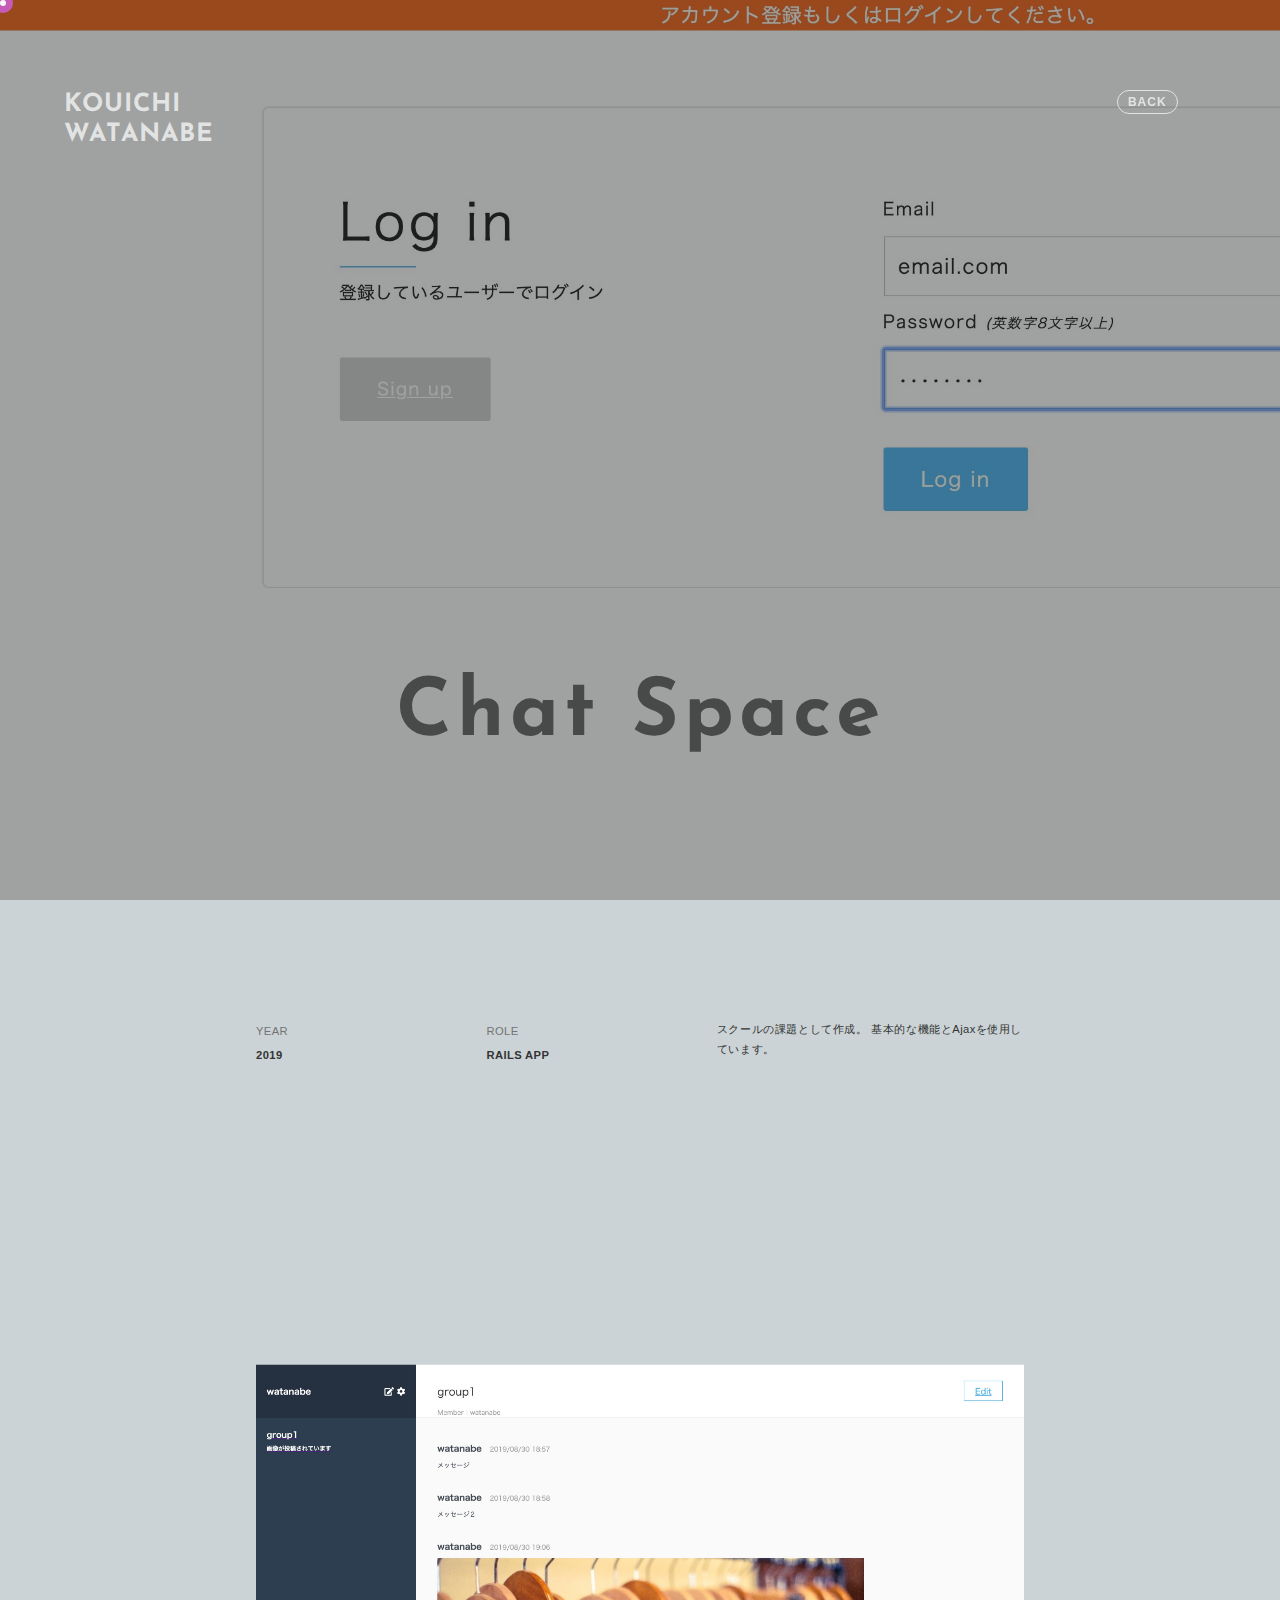
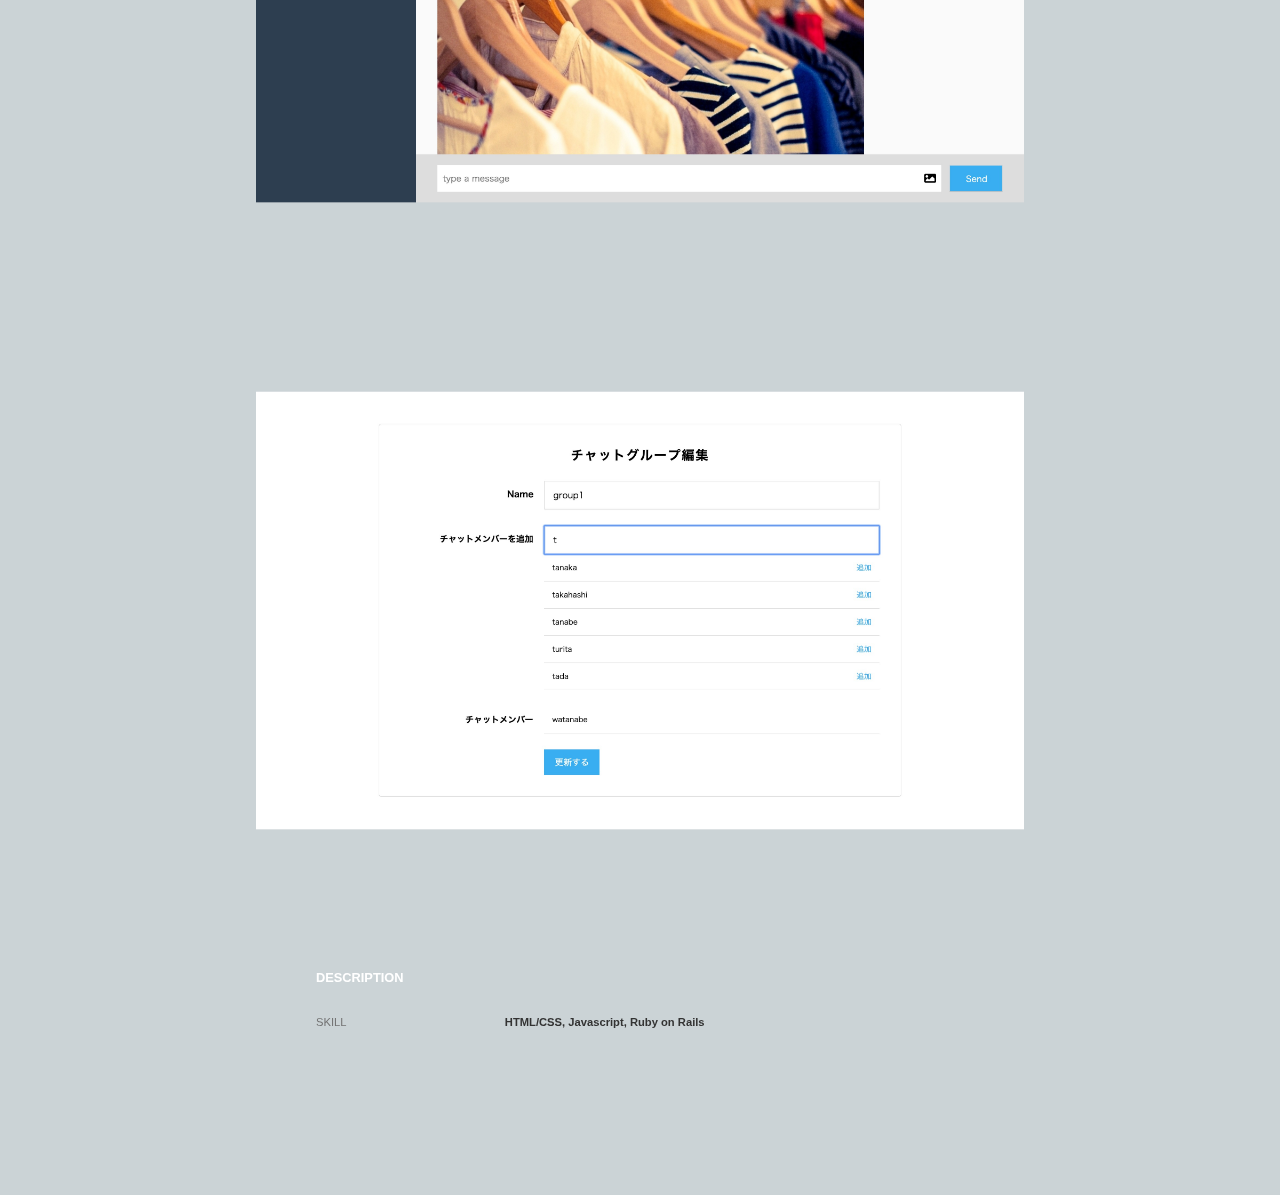
<file: chatspace.html>
<!DOCTYPE html>
<html lang="ja">
<head>
  <meta charset="UTF-8">
  <title>nabe</title>
  <link href="https://unpkg.com/aos@2.3.1/dist/aos.css" rel="stylesheet">
  <link href="https://fonts.googleapis.com/css?family=Leckerli+One" rel="stylesheet">
  <link href="https://fonts.googleapis.com/css?family=Kosugi+Maru|Josefin+Sans|Roboto+Mono&display=swap" rel="stylesheet">
  <link rel="stylesheet" href="https://use.fontawesome.com/releases/v5.5.0/css/all.css" integrity="sha384-B4dIYHKNBt8Bc12p+WXckhzcICo0wtJAoU8YZTY5qE0Id1GSseTk6S+L3BlXeVIU" crossorigin="anonymous">
  <link rel="stylesheet" href="css/reset.css">
  <link rel="stylesheet" href="css/style.min.css">
  <link rel="stylesheet" href="css/header.min.css">
  <link rel="stylesheet" href="css/footer.css">
  <link rel="stylesheet" href="css/loading.min.css">
  <link rel="stylesheet" href="css/app.min.css">
  <link rel="stylesheet" href="css/chat.min.css">
</head>
<body>
  <div class="loading">
    <div class="loader">Loading...</div>
  </div>

  <header class="header link">
    <div class="header-inner clearfix">
      <div class="header-right-content">
        <div class="home-btn">
          <a href="https://kouichi-nabe.github.io/index.html" class="link-btn">
            BACK
          </a>
        </div>
      </div>
    </div>
  </header>

  <main class="app-desc-wrapper">
    <section class="app-top">
      <div class="app-top__cover">
        <h2 class="Producer">KOUICHI</br>WATANABE</h2>
        <h1 class="app-name-chat">Chat Space</h1>
      </div>
      <div class="trans-cover clearfix">
        <div class="trans-cover__left"></div>
        <div class="trans-cover__right"></div>
      </div>
    </section>

    <section class="app-desc">
      <div class="app-desc__inner">
        <div class="app-desc__item">
          <ul>
            <li class="item-head">YEAR</li>
            <li class="item-content">2019</li>
          </ul>
        </div>
        <div class="app-desc__item">
          <ul>
            <li class="item-head">ROLE</li>
            <li class="item-content">RAILS APP</li>
          </ul>
        </div>
        <div class="app-desc__item desc-item">
          スクールの課題として作成。
          基本的な機能とAjaxを使用しています。
        </div>
      </div>
    </section>

    <section class="website-link">
    </section>

    <section class="app-images">
      <div class="app-image">
        <img src="images/chatspace-index.jpg" alt="questions-toppage" class="image">
      </div>
      <div class="app-image">
        <img src="images/chatspace-group.jpg" alt="questions-category" class="image">
      </div>
    </section>

    <section class="app-found">
      <div class="app-found__title">
        DESCRIPTION
      </div>
      <div class="app-found__item">
        <div class="app-found__item__left">SKILL</div>
        <div class="app-found__item__right">HTML/CSS, Javascript, Ruby on Rails</div>
      </div>
    </section>

  </main>

  <footer class="footer">
    <div class="footer-wrapper">
      <div class="footer-left">
        <p>KOUICHI WATANABE | <span>daiya.adgjmp@icloud.com</span></p>
      </div>
    </div>
  </footer>

  <div class="cursor"></div>
  <div class="cursor-follower"></div>

  <script src="//code.jquery.com/jquery-1.10.2.min.js"></script>
  <script src="js/TweenMax.min.js"></script>

  <script type="text/javascript" src="js/cursor.js"></script>
  <script type="text/javascript" src="js/app.js"></script>
  <script type="text/javascript" src="js/loading.js"></script>
</body>
</file>
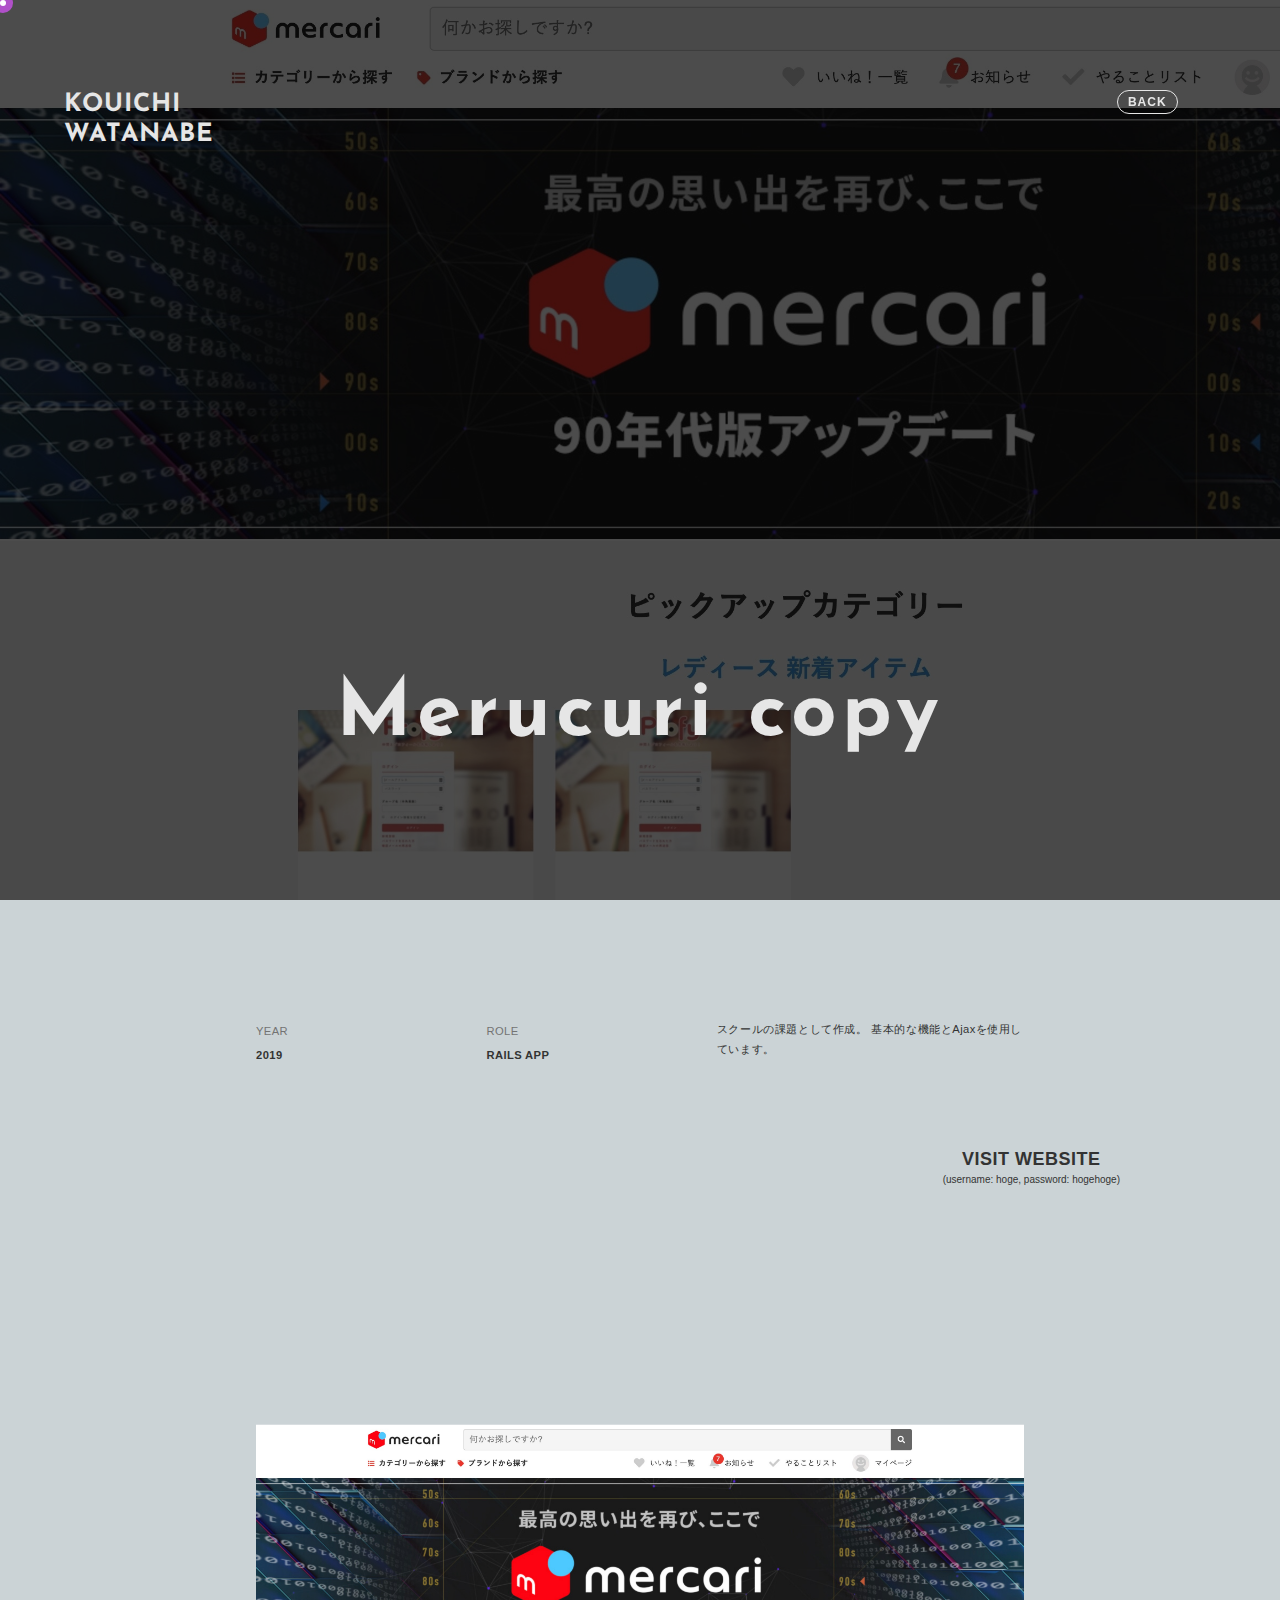
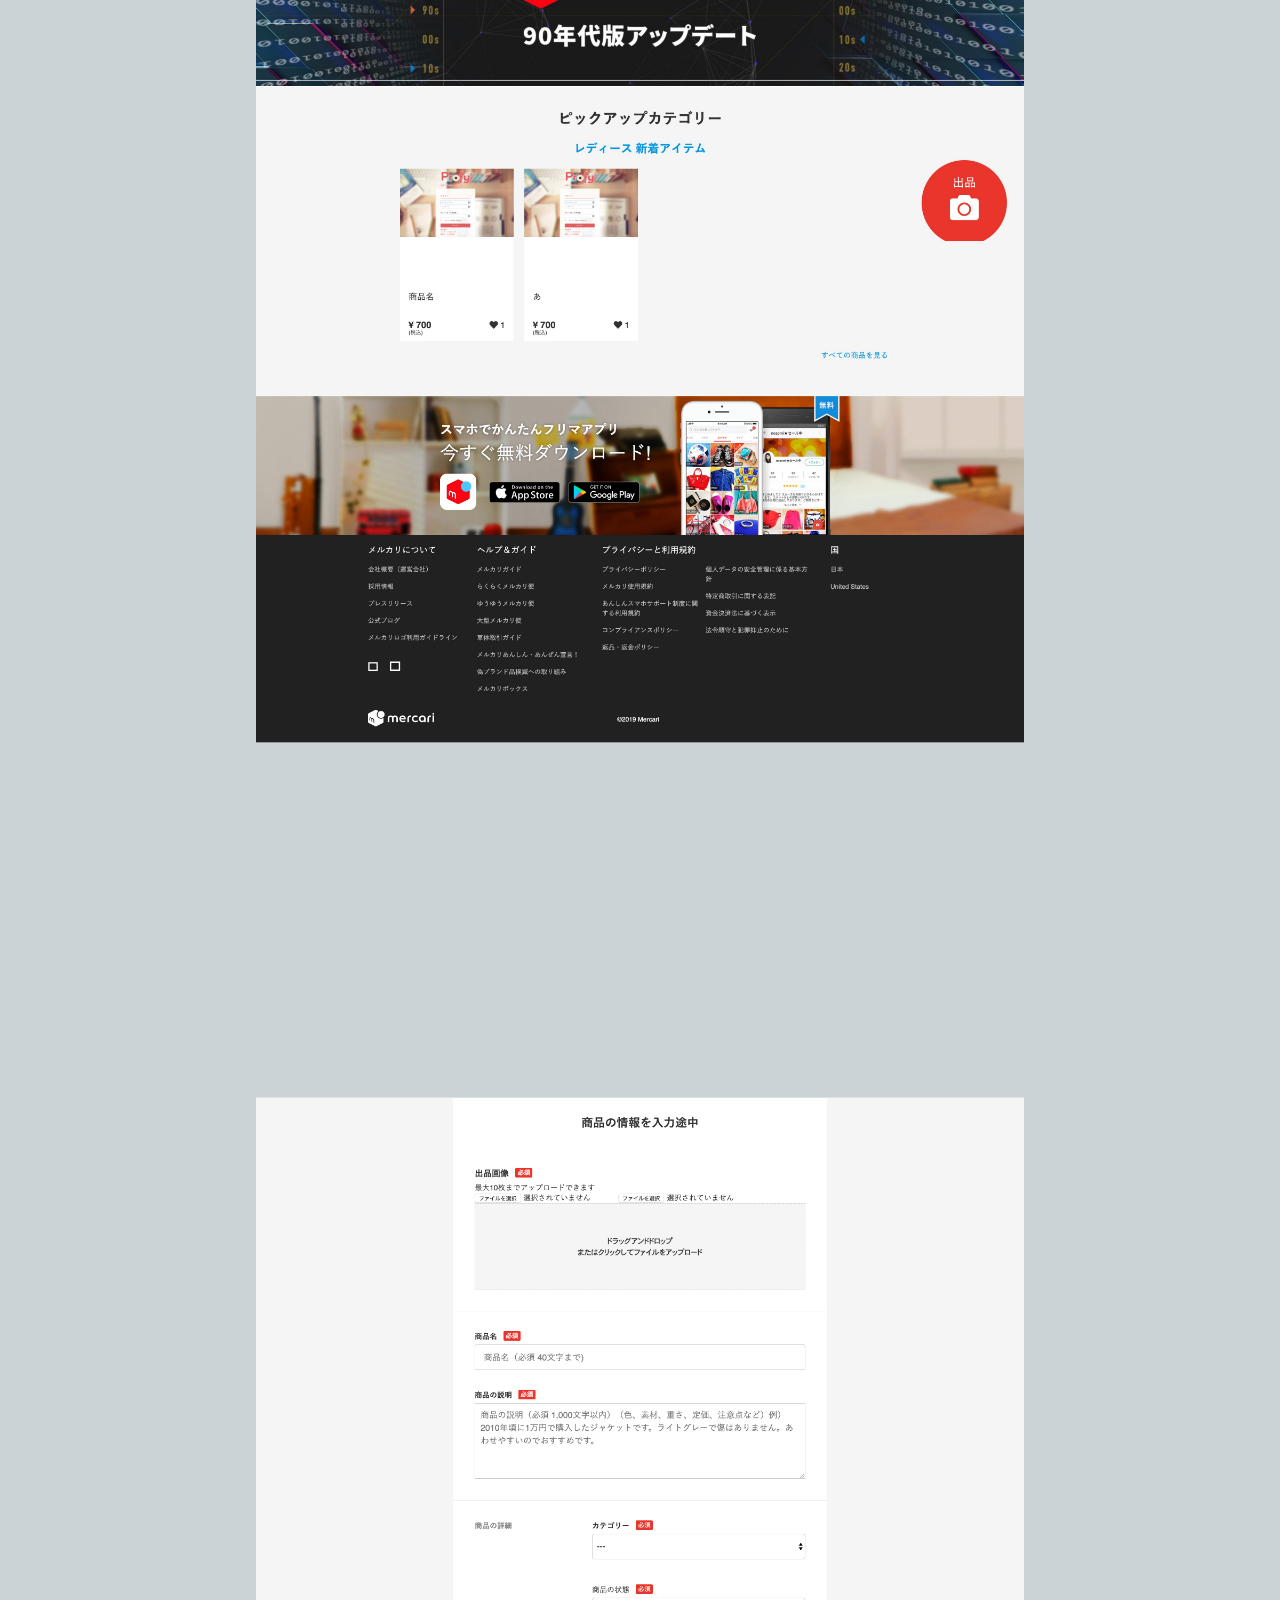
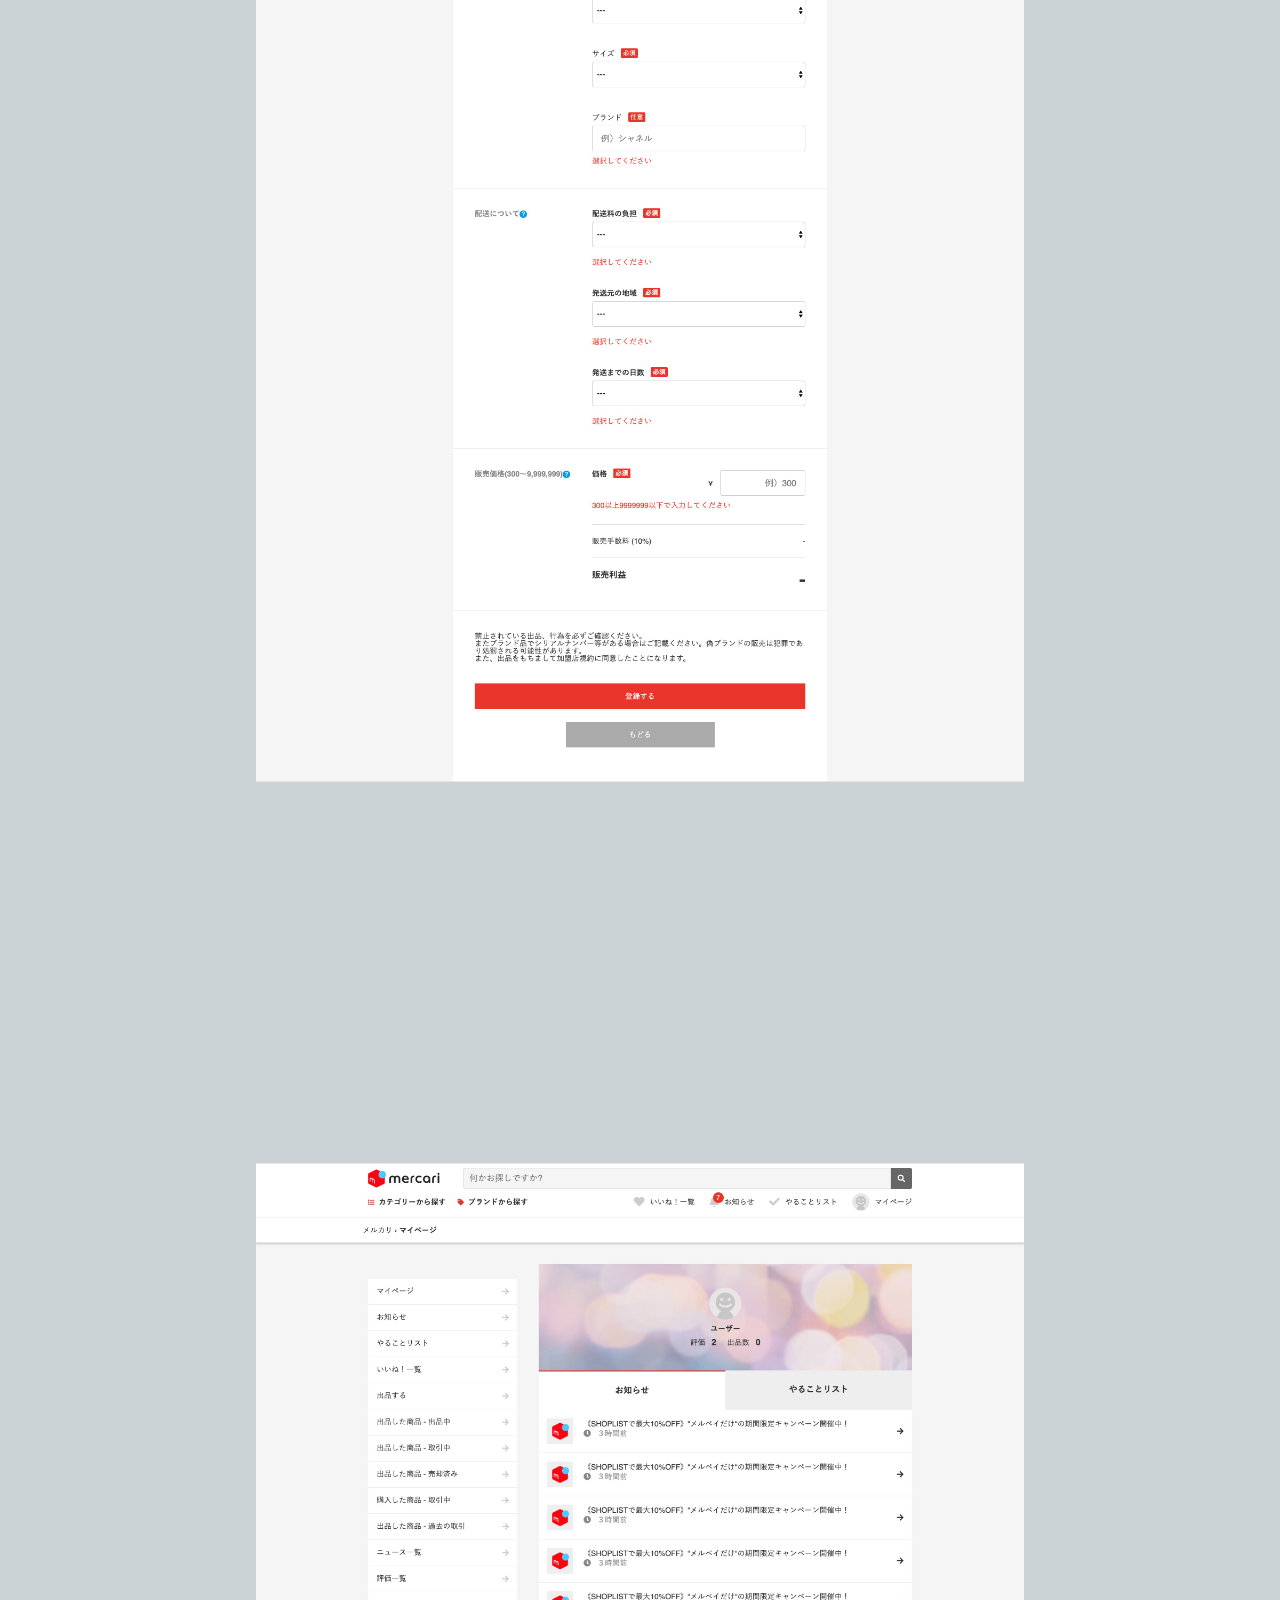
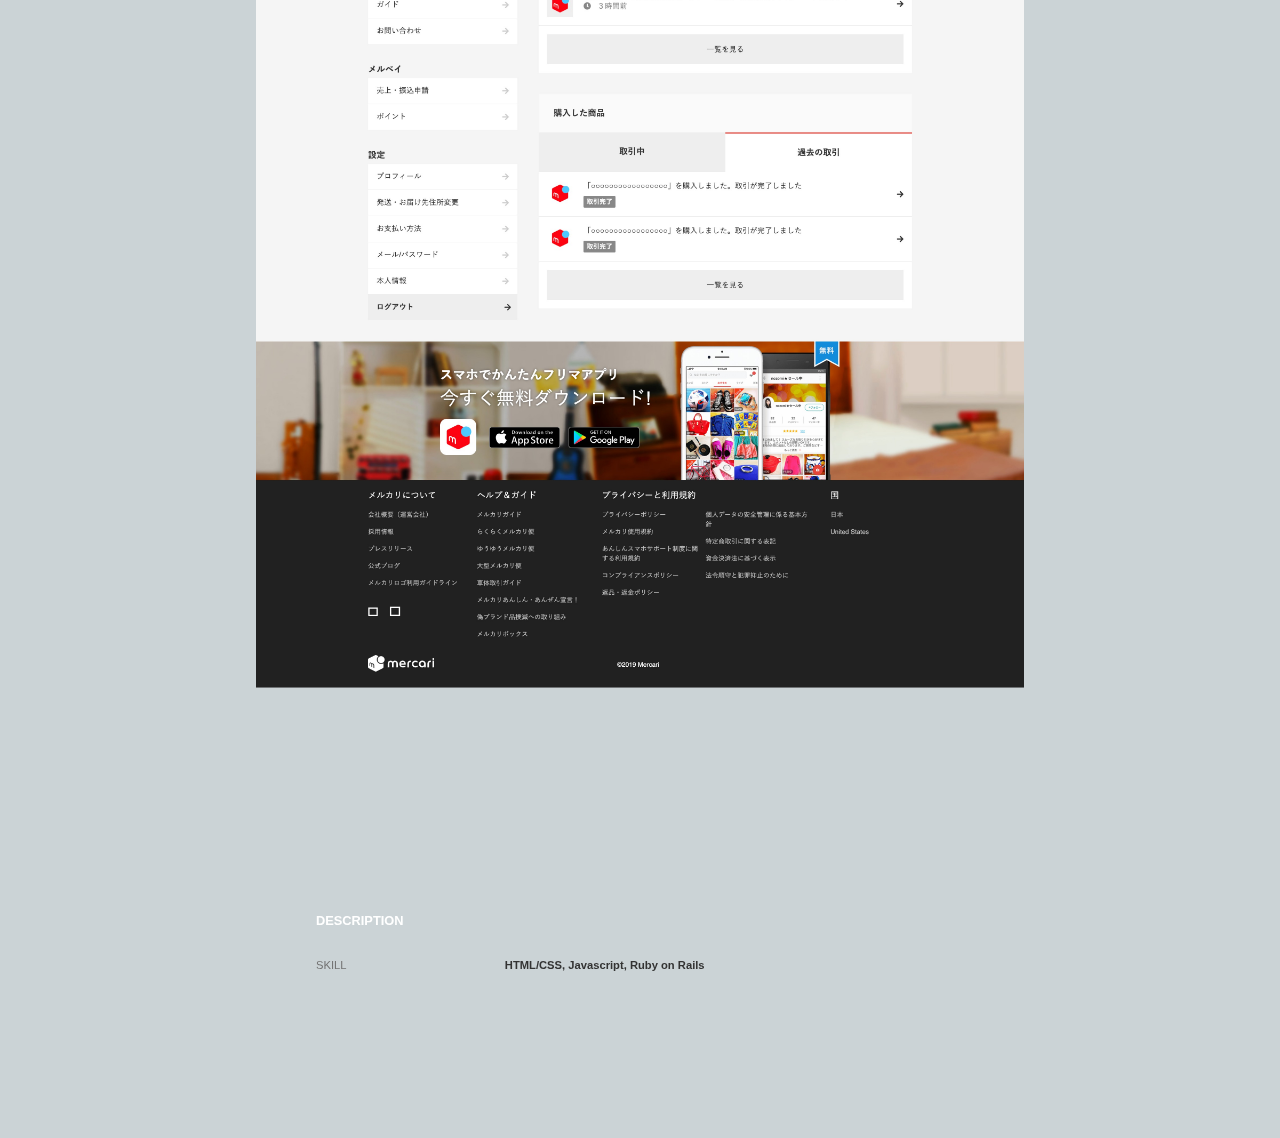
<file: merucuri-copy.html>
<!DOCTYPE html>
<html lang="ja">
<head>
  <meta charset="UTF-8">
  <title>nabe</title>
  <link href="https://unpkg.com/aos@2.3.1/dist/aos.css" rel="stylesheet">
  <link href="https://fonts.googleapis.com/css?family=Leckerli+One" rel="stylesheet">
  <link href="https://fonts.googleapis.com/css?family=Kosugi+Maru|Josefin+Sans|Roboto+Mono&display=swap" rel="stylesheet">
  <link rel="stylesheet" href="https://use.fontawesome.com/releases/v5.5.0/css/all.css" integrity="sha384-B4dIYHKNBt8Bc12p+WXckhzcICo0wtJAoU8YZTY5qE0Id1GSseTk6S+L3BlXeVIU" crossorigin="anonymous">
  <link rel="stylesheet" href="css/reset.css">
  <link rel="stylesheet" href="css/style.min.css">
  <link rel="stylesheet" href="css/header.min.css">
  <link rel="stylesheet" href="css/footer.css">
  <link rel="stylesheet" href="css/loading.min.css">
  <link rel="stylesheet" href="css/app.min.css">
  <link rel="stylesheet" href="css/merucuri.min.css">
</head>
<body>
  <div class="loading">
    <div class="loader">Loading...</div>
  </div>

  <header class="header link">
    <div class="header-inner clearfix">
      <div class="header-right-content">
        <div class="home-btn">
          <a href="https://kouichi-nabe.github.io/index.html" class="link-btn">
            BACK
          </a>
        </div>
      </div>
    </div>
  </header>

  <main class="app-desc-wrapper">
    <section class="app-top">
      <div class="app-top__cover">
        <h2 class="Producer">KOUICHI</br>WATANABE</h2>
        <h1 class="app-name-chat">Merucuri copy</h1>
      </div>
      <div class="trans-cover clearfix">
        <div class="trans-cover__left"></div>
        <div class="trans-cover__right"></div>
      </div>
    </section>

    <section class="app-desc">
      <div class="app-desc__inner">
        <div class="app-desc__item">
          <ul>
            <li class="item-head">YEAR</li>
            <li class="item-content">2019</li>
          </ul>
        </div>
        <div class="app-desc__item">
          <ul>
            <li class="item-head">ROLE</li>
            <li class="item-content">RAILS APP</li>
          </ul>
        </div>
        <div class="app-desc__item desc-item">
          スクールの課題として作成。
          基本的な機能とAjaxを使用しています。
        </div>
      </div>
    </section>

    <section class="website-link">
      <p>
        <a href="http://54.95.99.81" alt="questions-box" target="_blank" class="link">VISIT WEBSITE</a>
        </br><span>(username: hoge, password: hogehoge)</span>
      </p>
    </section>

    <section class="app-images">
      <div class="app-image">
        <img src="images/merucuri-toppage.jpg" alt="questions-toppage" class="image">
      </div>
      <div class="app-image">
        <img src="images/merucuri-shop.jpg" alt="questions-category" class="image">
      </div>
      <div class="app-image">
        <img src="images/merucari-mypage.jpg" alt="questions-category" class="image">
      </div>
    </section>

    <section class="app-found">
      <div class="app-found__title">
        DESCRIPTION
      </div>
      <div class="app-found__item">
        <div class="app-found__item__left">SKILL</div>
        <div class="app-found__item__right">HTML/CSS, Javascript, Ruby on Rails</div>
      </div>
    </section>

  </main>

  <footer class="footer">
    <div class="footer-wrapper">
      <div class="footer-left">
        <p>KOUICHI WATANABE | <span>daiya.adgjmp@icloud.com</span></p>
      </div>
    </div>
  </footer>

  <div class="cursor"></div>
  <div class="cursor-follower"></div>

  <script src="//code.jquery.com/jquery-1.10.2.min.js"></script>
  <script src="js/TweenMax.min.js"></script>

  <script type="text/javascript" src="js/cursor.js"></script>
  <script type="text/javascript" src="js/app.js"></script>
  <script type="text/javascript" src="js/loading.js"></script>

</body>
</file>
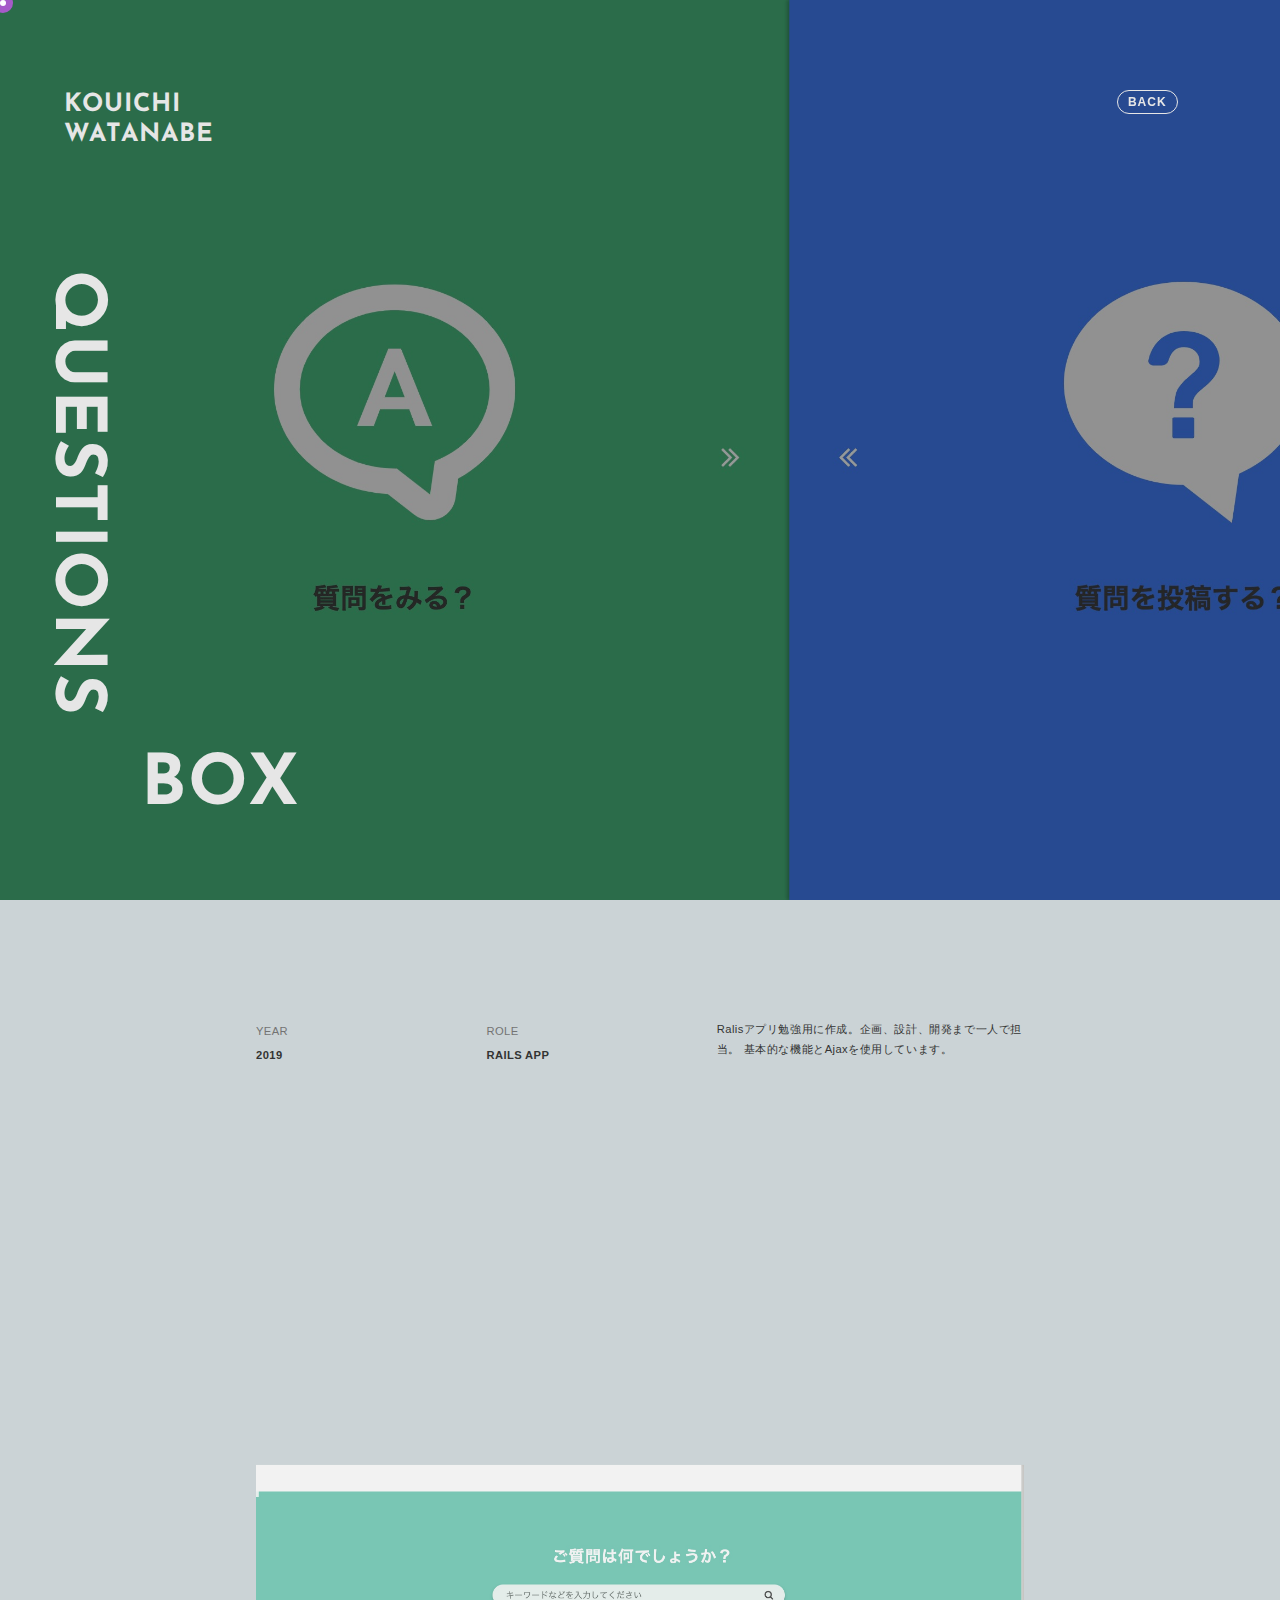
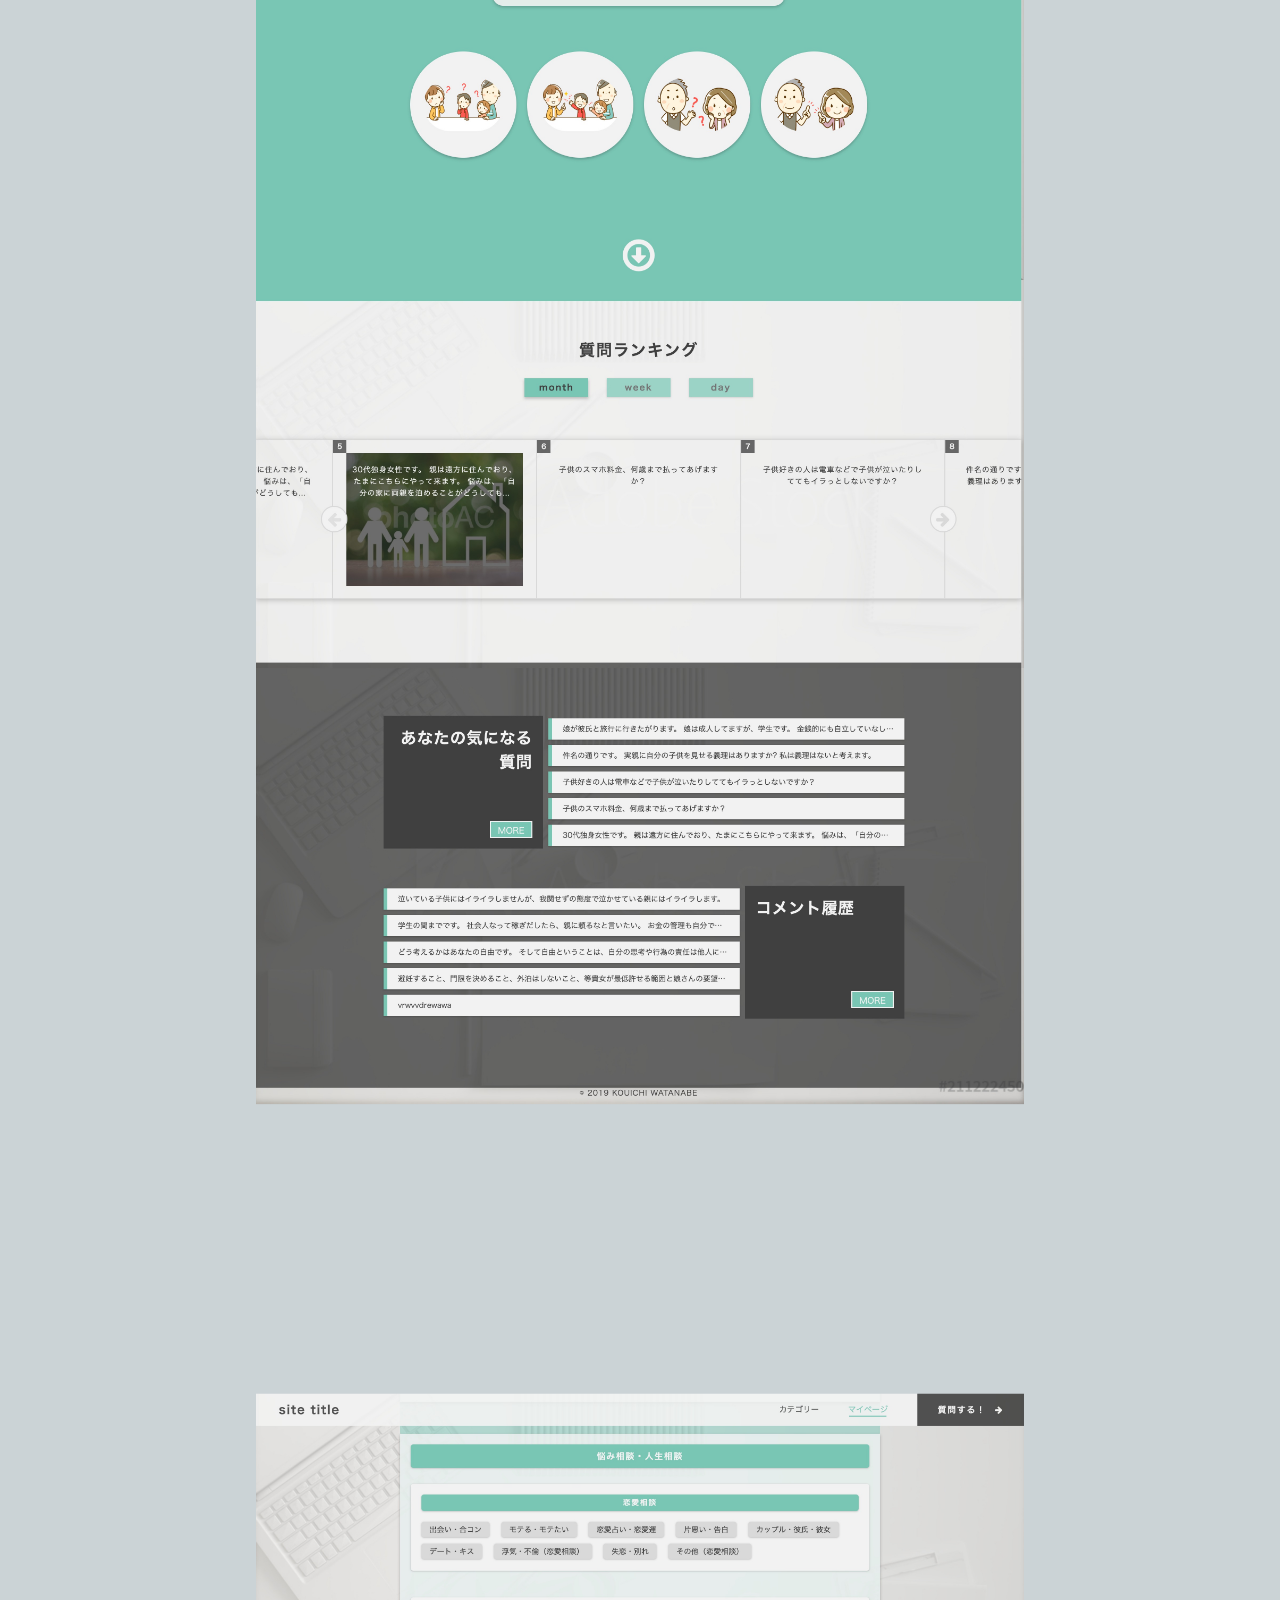
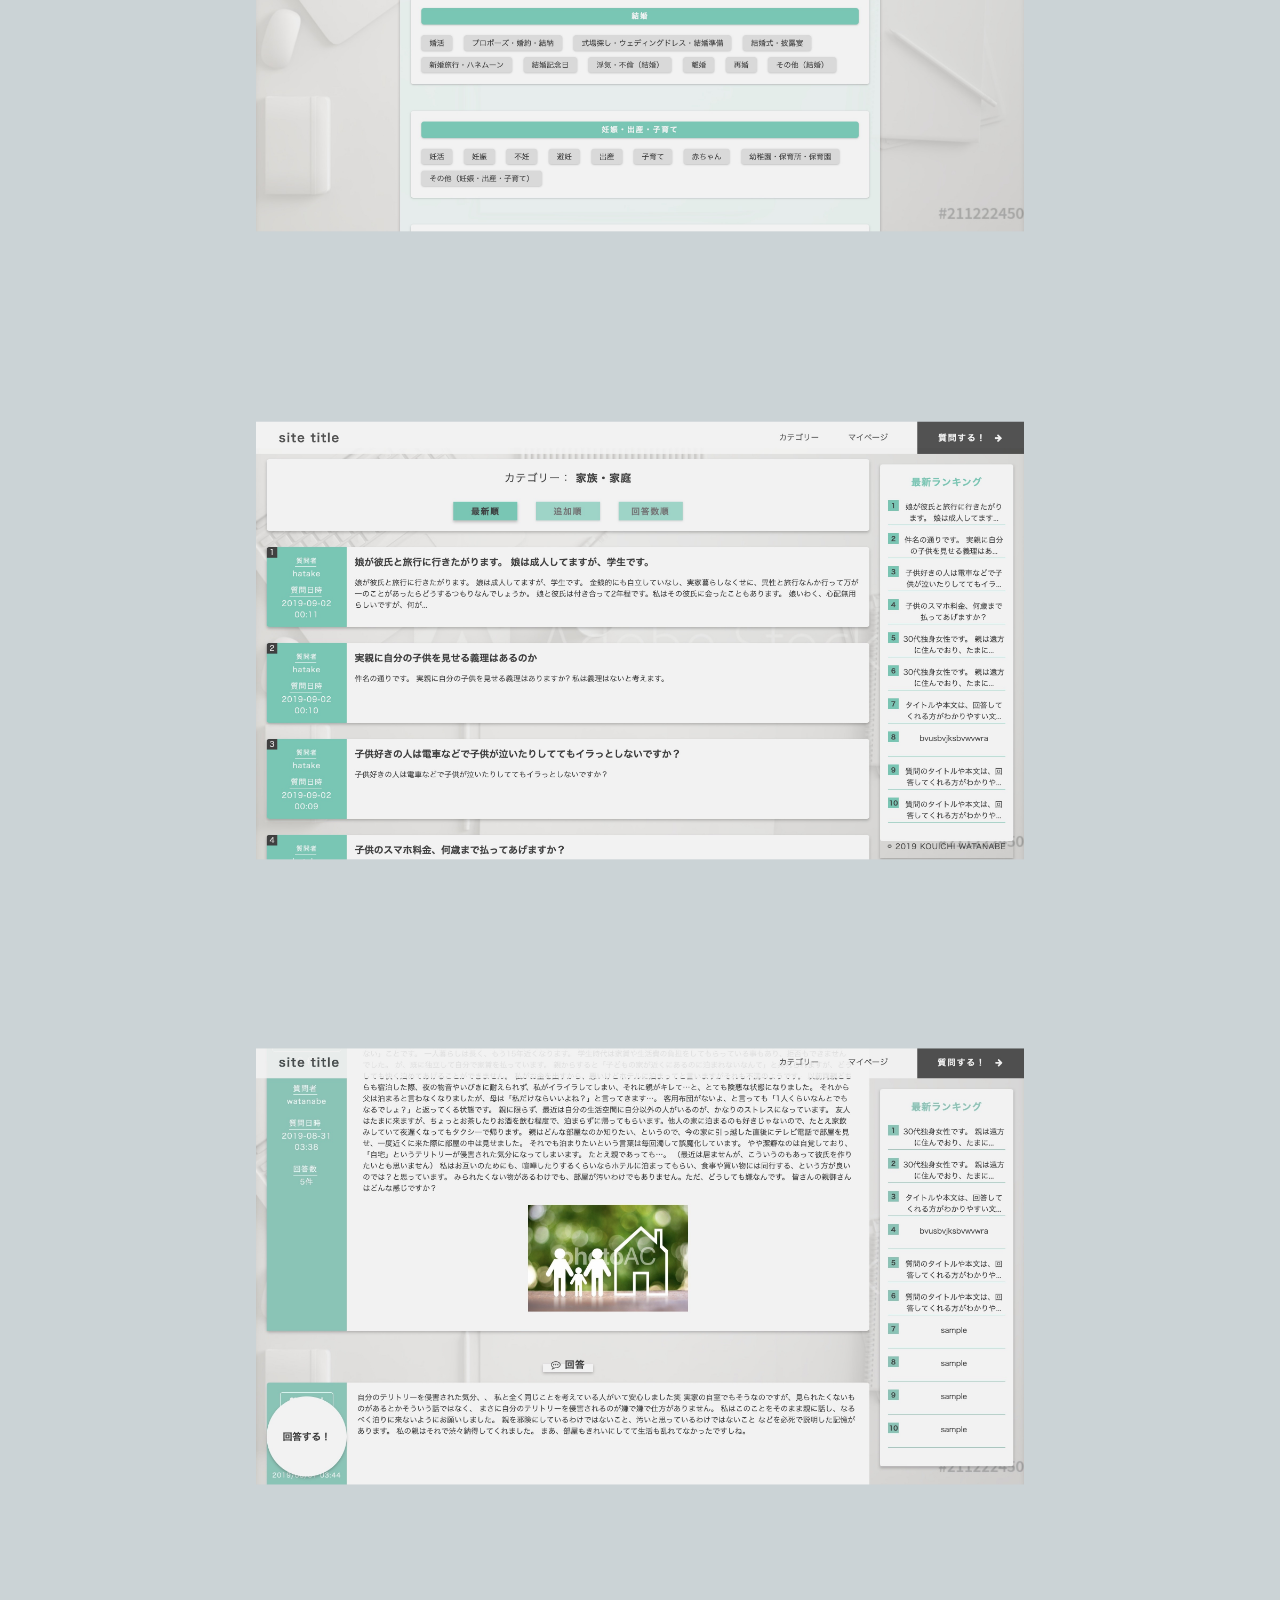
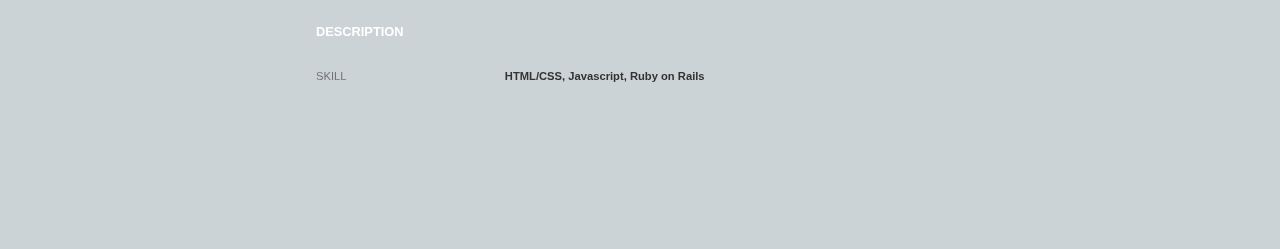
<file: questions-box.html>
<!DOCTYPE html>
<html lang="ja">
<head>
  <meta charset="UTF-8">
  <title>nabe</title>
  <link href="https://unpkg.com/aos@2.3.1/dist/aos.css" rel="stylesheet">
  <link href="https://fonts.googleapis.com/css?family=Leckerli+One" rel="stylesheet">
  <link href="https://fonts.googleapis.com/css?family=Kosugi+Maru|Josefin+Sans|Roboto+Mono&display=swap" rel="stylesheet">
  <link rel="stylesheet" href="https://use.fontawesome.com/releases/v5.5.0/css/all.css" integrity="sha384-B4dIYHKNBt8Bc12p+WXckhzcICo0wtJAoU8YZTY5qE0Id1GSseTk6S+L3BlXeVIU" crossorigin="anonymous">
  <link rel="stylesheet" href="css/reset.css">
  <link rel="stylesheet" href="css/style.min.css">
  <link rel="stylesheet" href="css/header.min.css">
  <link rel="stylesheet" href="css/footer.css">
  <link rel="stylesheet" href="css/loading.min.css">
  <link rel="stylesheet" href="css/app.min.css">
</head>
<body>
  <div class="loading">
    <div class="loader">Loading...</div>
  </div>

  <header class="header link">
    <div class="header-inner clearfix">
      <div class="header-right-content">
        <div class="home-btn">
          <a href="https://kouichi-nabe.github.io/index.html" class="link-btn">
            BACK
          </a>
        </div>
      </div>
    </div>
  </header>

  <main class="app-desc-wrapper">
    <section class="app-top">
      <div class="app-top__cover">
        <h2 class="Producer">KOUICHI</br>WATANABE</h2>
        <h1 class="app-name-1">QUESTIONS</h1>
        <h1 class="app-name-2">BOX</h1>
      </div>
      <div class="trans-cover clearfix">
        <div class="trans-cover__left"></div>
        <div class="trans-cover__right"></div>
      </div>
    </section>

    <section class="app-desc">
      <div class="app-desc__inner">
        <div class="app-desc__item">
          <ul>
            <li class="item-head">YEAR</li>
            <li class="item-content">2019</li>
          </ul>
        </div>
        <div class="app-desc__item">
          <ul>
            <li class="item-head">ROLE</li>
            <li class="item-content">RAILS APP</li>
          </ul>
        </div>
        <div class="app-desc__item desc-item">
          Ralisアプリ勉強用に作成。企画、設計、開発まで一人で担当。
          基本的な機能とAjaxを使用しています。
        </div>
      </div>
    </section>

    <section class="website-link">
    </section>

    <section class="app-images">
      <div class="app-image">
        <img src="images/questions-toppage.jpg" alt="questions-toppage" class="image">
      </div>
      <div class="app-image">
        <img src="images/questions-category.jpg" alt="questions-category" class="image">
      </div>
      <div class="app-image">
        <img src="images/questions-list.jpg" alt="questions-page" class="image">
      </div>
      <div class="app-image">
        <img src="images/questions-page.jpeg" alt="questions-page" class="image">
      </div>
    </section>

    <section class="app-found">
      <div class="app-found__title">
        DESCRIPTION
      </div>
      <div class="app-found__item">
        <div class="app-found__item__left">SKILL</div>
        <div class="app-found__item__right">HTML/CSS, Javascript, Ruby on Rails</div>
      </div>
    </section>

  </main>

  <footer class="footer">
    <div class="footer-wrapper">
      <div class="footer-left">
        <p>KOUICHI WATANABE | <span>daiya.adgjmp@icloud.com</span></p>
      </div>
    </div>
  </footer>

  <div class="cursor"></div>
  <div class="cursor-follower"></div>

  <script src="//code.jquery.com/jquery-1.10.2.min.js"></script>
  <script src="js/TweenMax.min.js"></script>

  <script type="text/javascript" src="js/cursor.js"></script>
  <script type="text/javascript" src="js/app.js"></script>
  <script type="text/javascript" src="js/loading.js"></script>
</body>
</file>
<file: css/footer.css>
@charset "UTF-8";


.footer {
  display: block;
  position: fixed;
  bottom: 10px;
  left: 60px;
}
.footer-wrapper {
  margin: 0;
  padding: 0;
}
.footer-left {
  float: left;
}
.footer-left p {
  margin: 0;
  padding: 0;
  font-size: 1.2rem;
  letter-spacing: 1px;
}
.footer-left p span {
  margin: 0;
  padding: 0;
  font-size: 1rem;
}
.footer-right {
  float: right;
}
.pagetop {
	text-decoration: none;
	cursor: pointer;
}
.pagetop:hover {
  opacity: 0.7;
	text-decoration: none;
}
.pagetop img {
  width: 16px;
  height: 16px;
}
</file>
<file: css/style.min.css>
html{font-size:62.5%}body{position:relative;background-color:#F2F2F2;color:#333;text-align:center;font-size:1.4rem;font-family:'Raleway', "Hiragino Kaku Gohtic ProN", Meiryo, sans-serif;cursor:none}@media (min-width: 992px){body{font-size:1.6rem}}@media (min-width: 1200px){body{font-size:1.8rem}}*,*::before,*::after{box-sizing:border-box}a:link,a:visited,a:hover,a:active{text-decoration:none;cursor:none}.clearfix::after{content:"";display:block;clear:both}.container{width:100%;height:100%;position:relative;padding:0 0 70px}.cursor{position:absolute;background-color:white;width:6px;height:6px;border-radius:100%;z-index:1;transition:0.3s cubic-bezier(0.75, -1.27, 0.3, 2.33) transform,0.2s cubic-bezier(0.75, -0.27, 0.3, 1.33) opacity;user-select:none;pointer-events:none;z-index:10001;transform:scale(1)}.cursor.active{background-color:white;transform:scale(2);opacity:1}.cursor.hovered{opacity:1}.cursor-follower{position:absolute;background-color:rgba(220,82,255,0.7);width:20px;height:20px;border-radius:100%;z-index:1;transition:0.6s cubic-bezier(0.75, -1.27, 0.3, 2.33) transform,0.2s cubic-bezier(0.75, -0.27, 0.3, 1.33) opacity;user-select:none;pointer-events:none;z-index:10000;transform:translate(5px, 5px)}.cursor-follower.active{opacity:0.9;transform:scale(4)}.cursor-follower.hovered{opacity:0.65}
</file>
<file: css/header.min.css>
.header{position:fixed;top:10%;right:8%;z-index:20000}.header-left-content{float:left}.header-right-content{float:right}.home-btn{transition:all 0.3s ease-in-out}.link-btn{display:block;padding:5px 10px;border:solid 1px #E6E6E6;border-radius:15px;font-size:1.2rem;font-weight:bold;color:#E6E6E6;letter-spacing:1px;transition:all 0.1s ease-in-out}.link-btn.active{color:#514859;border:solid 1px #514859}
</file>
<file: css/loading.min.css>
.loading{position:fixed;width:100vw;height:100vh;top:0px;left:0px;background:#CBD3D6;z-index:39999}.loading .loader{color:#f2f2f2;font-size:90px;text-indent:-9999em;overflow:hidden;width:1em;height:1em;border-radius:50%;margin:72px auto;position:relative;top:35%;-webkit-transform:translateZ(0);-ms-transform:translateZ(0);transform:translateZ(0) translateY(-50%);-webkit-animation:load6 1.7s infinite ease, round 1.7s infinite ease;animation:load6 1.7s infinite ease, round 1.7s infinite ease}@-webkit-keyframes load6{0%{box-shadow:0 -0.83em 0 -0.4em, 0 -0.83em 0 -0.42em, 0 -0.83em 0 -0.44em, 0 -0.83em 0 -0.46em, 0 -0.83em 0 -0.477em}5%,95%{box-shadow:0 -0.83em 0 -0.4em, 0 -0.83em 0 -0.42em, 0 -0.83em 0 -0.44em, 0 -0.83em 0 -0.46em, 0 -0.83em 0 -0.477em}10%,59%{box-shadow:0 -0.83em 0 -0.4em, -0.087em -0.825em 0 -0.42em, -0.173em -0.812em 0 -0.44em, -0.256em -0.789em 0 -0.46em, -0.297em -0.775em 0 -0.477em}20%{box-shadow:0 -0.83em 0 -0.4em, -0.338em -0.758em 0 -0.42em, -0.555em -0.617em 0 -0.44em, -0.671em -0.488em 0 -0.46em, -0.749em -0.34em 0 -0.477em}38%{box-shadow:0 -0.83em 0 -0.4em, -0.377em -0.74em 0 -0.42em, -0.645em -0.522em 0 -0.44em, -0.775em -0.297em 0 -0.46em, -0.82em -0.09em 0 -0.477em}100%{box-shadow:0 -0.83em 0 -0.4em, 0 -0.83em 0 -0.42em, 0 -0.83em 0 -0.44em, 0 -0.83em 0 -0.46em, 0 -0.83em 0 -0.477em}}@keyframes load6{0%{box-shadow:0 -0.83em 0 -0.4em, 0 -0.83em 0 -0.42em, 0 -0.83em 0 -0.44em, 0 -0.83em 0 -0.46em, 0 -0.83em 0 -0.477em}5%,95%{box-shadow:0 -0.83em 0 -0.4em, 0 -0.83em 0 -0.42em, 0 -0.83em 0 -0.44em, 0 -0.83em 0 -0.46em, 0 -0.83em 0 -0.477em}10%,59%{box-shadow:0 -0.83em 0 -0.4em, -0.087em -0.825em 0 -0.42em, -0.173em -0.812em 0 -0.44em, -0.256em -0.789em 0 -0.46em, -0.297em -0.775em 0 -0.477em}20%{box-shadow:0 -0.83em 0 -0.4em, -0.338em -0.758em 0 -0.42em, -0.555em -0.617em 0 -0.44em, -0.671em -0.488em 0 -0.46em, -0.749em -0.34em 0 -0.477em}38%{box-shadow:0 -0.83em 0 -0.4em, -0.377em -0.74em 0 -0.42em, -0.645em -0.522em 0 -0.44em, -0.775em -0.297em 0 -0.46em, -0.82em -0.09em 0 -0.477em}100%{box-shadow:0 -0.83em 0 -0.4em, 0 -0.83em 0 -0.42em, 0 -0.83em 0 -0.44em, 0 -0.83em 0 -0.46em, 0 -0.83em 0 -0.477em}}@-webkit-keyframes round{0%{-webkit-transform:rotate(0deg);transform:rotate(0deg)}100%{-webkit-transform:rotate(360deg);transform:rotate(360deg)}}@keyframes round{0%{-webkit-transform:rotate(0deg);transform:rotate(0deg)}100%{-webkit-transform:rotate(360deg);transform:rotate(360deg)}}
</file>
<file: css/app.min.css>
@-webkit-keyframes anime-color{0%{color:#f2f2f2}20%{color:#9BCAF2}40%{color:#72B6F2}60%{color:#6941BF}80%{color:#98A633}100%{color:#f2f2f2}}@keyframes anime-color{0%{color:#f2f2f2}20%{color:#9BCAF2}40%{color:#72B6F2}60%{color:#6941BF}80%{color:#98A633}100%{color:#f2f2f2}}@-webkit-keyframes anime-transparent{0%{color:#f2f2f2}50%{color:transparent}100%{color:#f2f2f2}}@keyframes anime-transparent{0%{color:#f2f2f2}50%{color:transparent}100%{color:#f2f2f2}}body{background-color:#CBD3D6}.app-desc-wrapper .app-top{position:relative;width:100%;height:100vh;background-image:url(../images/questions-open.jpg);background-size:cover;background-color:#CBD3D6;z-index:1}.app-desc-wrapper .app-top__cover{position:relative;width:100%;height:100%;background-color:rgba(0,0,0,0.4)}.app-desc-wrapper .app-top__cover .Producer{position:absolute;top:10%;left:5%;font-size:2.5rem;font-family:'Josefin Sans', "Hiragino Kaku Gohtic ProN", Meiryo, sans-serif;letter-spacing:1px;line-height:1.2;color:#E6E6E6;text-align:left}.app-desc-wrapper .app-top__cover .app-name-1{position:absolute;top:30%;left:3%;font-size:7rem;font-family:'Josefin Sans', "Hiragino Kaku Gohtic ProN", Meiryo, sans-serif;letter-spacing:2px;color:#E6E6E6;-webkit-writing-mode:vertical-rl;-ms-writing-mode:tb-rl;writing-mode:vertical-rl;transition:all 1.5s ease-in-out}.app-desc-wrapper .app-top__cover .app-name-1.active{left:90%;color:#333;animation:anime-transprent 1.7s ease;-webkit-animation:anime-transprent 1.7s ease}.app-desc-wrapper .app-top__cover .app-name-2{position:absolute;top:83.5%;left:11%;font-size:7rem;font-family:'Josefin Sans', "Hiragino Kaku Gohtic ProN", Meiryo, sans-serif;letter-spacing:2px;color:#E6E6E6;transition:all 2s ease-in-out}.app-desc-wrapper .app-top__cover .app-name-2.active{left:75%;color:#333;animation:anime-transprent 2s ease;-webkit-animation:anime-transprent 2s ease}.app-desc-wrapper .app-top .trans-cover{position:absolute;top:0;left:0;width:100%;height:100%}.app-desc-wrapper .app-top .trans-cover__left{float:left;width:50%;height:100%}.app-desc-wrapper .app-top .trans-cover__right{float:right;width:50%;height:100%}.app-desc-wrapper .app-desc{margin:110px auto 0;max-width:960px;background-color:#CBD3D6}.app-desc-wrapper .app-desc__inner{display:flex;justify-content:space-between;width:100%;max-width:960px;transform:scale(0.8);-moz-transition:all 0.8s cubic-bezier(0.165, 0.84, 0.44, 1);-webkit-transition:all 0.8s cubic-bezier(0.165, 0.84, 0.44, 1);transition:all 0.8s cubic-bezier(0.165, 0.84, 0.44, 1)}.app-desc-wrapper .app-desc__inner.is-show{transform:scale(1);-moz-transition:all 0.8s cubic-bezier(0.165, 0.84, 0.44, 1);-webkit-transition:all 0.8s cubic-bezier(0.165, 0.84, 0.44, 1);transition:all 0.8s cubic-bezier(0.165, 0.84, 0.44, 1)}.app-desc-wrapper .app-desc__item{flex:0 0 auto;width:20%;height:90px;font-size:1.4rem;text-align:left}.app-desc-wrapper .app-desc__item ul{list-style-type:none}.app-desc-wrapper .app-desc__item ul .item-head{display:block;font-size:1.4rem;color:#737373;line-height:30px;letter-spacing:0.5px}.app-desc-wrapper .app-desc__item ul .item-content{display:block;font-size:1.4rem;font-weight:bold;color:#333;line-height:30px;letter-spacing:0.5px}.app-desc-wrapper .app-desc .desc-item{width:40%;text-align:left;line-height:25px;letter-spacing:0.5px}.app-desc-wrapper .website-link{position:relative;max-width:960px;margin:50px auto 210px}.app-desc-wrapper .website-link p{position:absolute;right:0;max-width:960px;z-index:50}.app-desc-wrapper .website-link p a{color:#333;font-size:1.8rem;letter-spacing:0.5px;font-weight:800;text-align:right}.app-desc-wrapper .website-link p span{font-size:1rem}.app-desc-wrapper .app-images{position:relative;max-width:960px;margin:0 auto;z-index:100}.app-desc-wrapper .app-images .app-image{margin-bottom:80px}.app-desc-wrapper .app-images .app-image .image{width:100%;vertical-align:bottom;transform:scale(0.8);-moz-transition:all 0.8s cubic-bezier(0.165, 0.84, 0.44, 1);-webkit-transition:all 0.8s cubic-bezier(0.165, 0.84, 0.44, 1);transition:all 0.8s cubic-bezier(0.165, 0.84, 0.44, 1)}.app-desc-wrapper .app-images .app-image.is-show .image{transform:scale(1);-moz-transition:all 0.8s cubic-bezier(0.165, 0.84, 0.44, 1);-webkit-transition:all 0.8s cubic-bezier(0.165, 0.84, 0.44, 1);transition:all 0.8s cubic-bezier(0.165, 0.84, 0.44, 1)}.app-desc-wrapper .app-found{position:relative;max-width:960px;margin:60px auto 160px;color:white;z-index:100;text-align:left;transform:scale(0.8);-moz-transition:all 0.4s cubic-bezier(0.165, 0.84, 0.44, 1);-webkit-transition:all 0.4s cubic-bezier(0.165, 0.84, 0.44, 1);transition:all 0.4s cubic-bezier(0.165, 0.84, 0.44, 1)}.app-desc-wrapper .app-found.is-show{transform:scale(1);-moz-transition:all 0.8s cubic-bezier(0.165, 0.84, 0.44, 1);-webkit-transition:all 0.8s cubic-bezier(0.165, 0.84, 0.44, 1);transition:all 0.8s cubic-bezier(0.165, 0.84, 0.44, 1)}.app-desc-wrapper .app-found__title{font-size:1.6rem;font-weight:700;margin:0 0 40px 75px;text-align:left}.app-desc-wrapper .app-found__item{display:flex;margin:0 0 14px 75px;text-align:left}.app-desc-wrapper .app-found__item__left{font-size:1.4rem;color:#737373;text-align:left;min-width:236px}.app-desc-wrapper .app-found__item__right{font-size:1.4rem;color:#333;text-align:left;font-weight:bold}
</file>
<file: css/chat.min.css>
.app-desc-wrapper .app-top{background-image:url(../images/chatspace-user.jpg)}.app-desc-wrapper .app-top__cover{position:relative}.app-desc-wrapper .app-top__cover .app-name-chat{position:absolute;top:75%;left:50%;transform:translateX(-50%);font-size:8rem;font-family:'Josefin Sans', "Hiragino Kaku Gohtic ProN", Meiryo, sans-serif;letter-spacing:5px;color:#333}
</file>
<file: css/merucuri.min.css>
.app-desc-wrapper .app-top{background-image:url(../images/merucuri-top.jpeg)}.app-desc-wrapper .app-top__cover{position:relative;background-color:rgba(0,0,0,0.7)}.app-desc-wrapper .app-top__cover .app-name-chat{position:absolute;top:75%;left:50%;transform:translateX(-50%);font-size:8rem;font-family:'Josefin Sans', "Hiragino Kaku Gohtic ProN", Meiryo, sans-serif;letter-spacing:5px;color:#E6E6E6}
</file>
